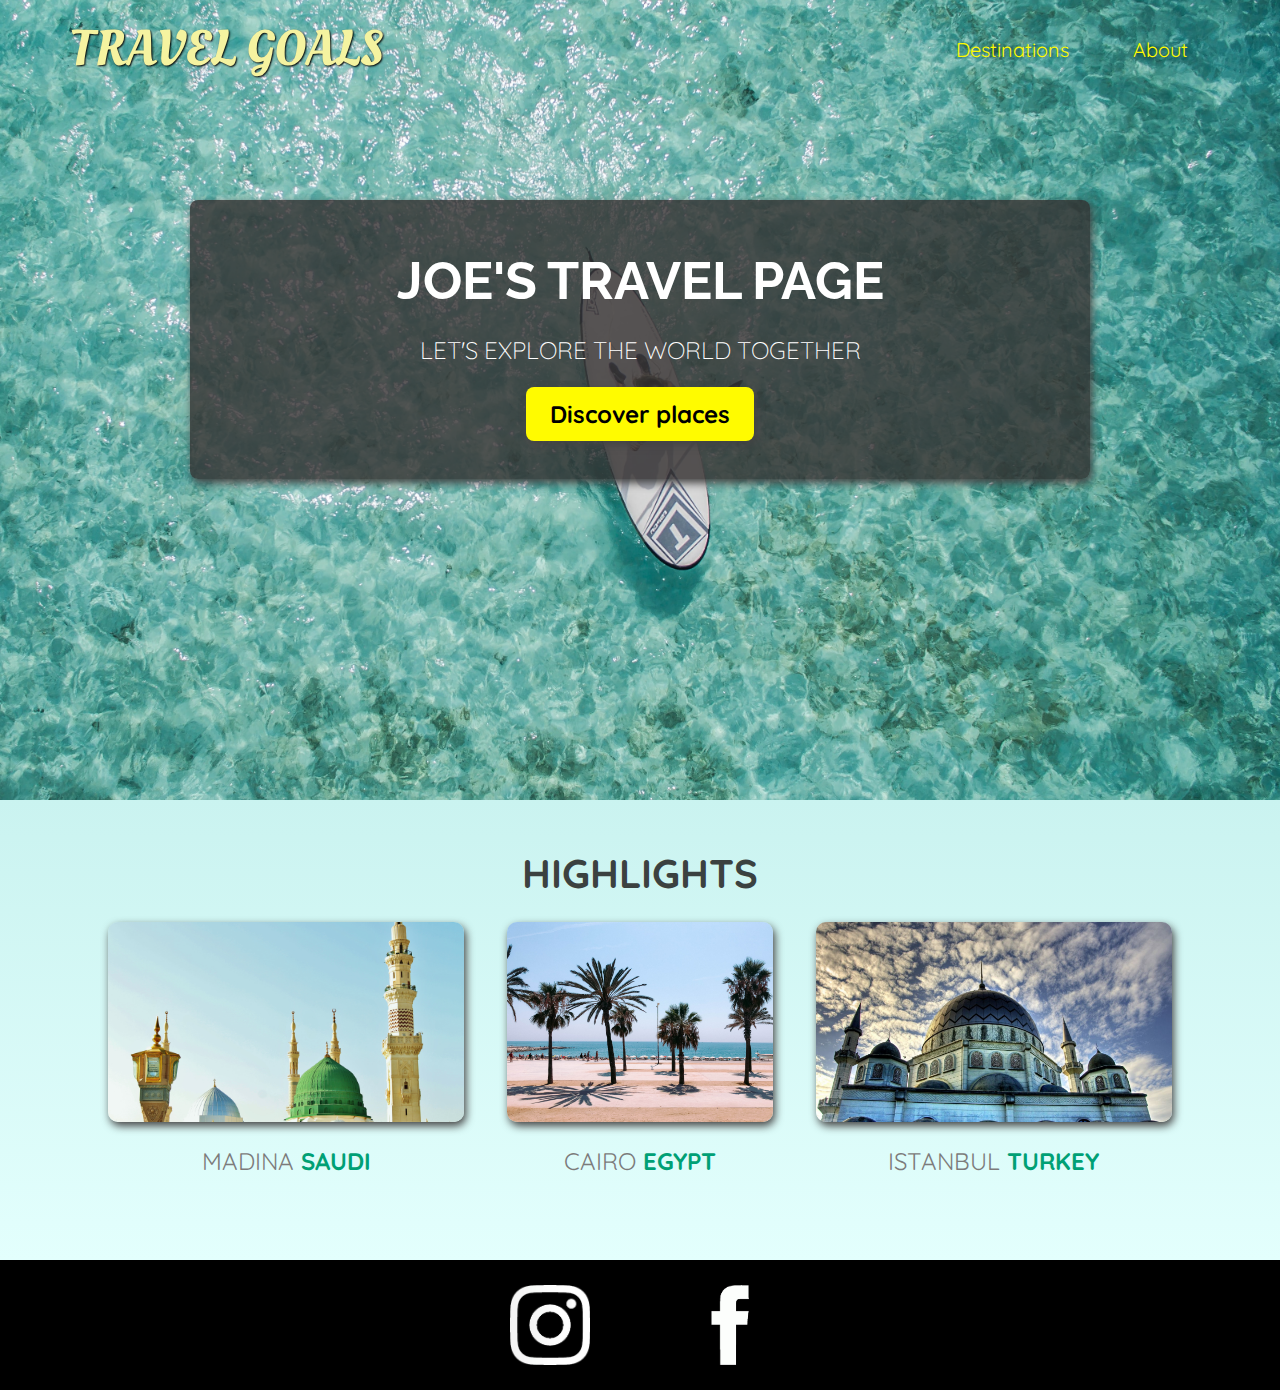
<file: index.html>
<!DOCTYPE html>
<html lang="en">
  <head>
    <meta charset="UTF-8" />
    <link rel="preconnect" href="https://fonts.googleapis.com" />
    <link rel="preconnect" href="https://fonts.gstatic.com" crossorigin />
    <link
      href="https://fonts.googleapis.com/css2?family=Raleway:wght@700&family=Oleo+Script:wght@700&family=Quicksand:wght@300;500;700&display=swap"
      rel="stylesheet"
    />
    <link rel="shortcut icon" href="./images/icons/favicon.ico" type="image/x-icon">
    <link rel="stylesheet" href="./styles/shared.css" />
    <link rel="stylesheet" href="./styles/style.css" />
    <title>Travel Goals</title>
  </head>
  <body>
    <header>
      <div id="page-logo">
        <a href="./index.html">Travel Goals</a>
      </div>
      <nav>
        <ul>
          <li><a href="./places.html">Destinations</a></li>
          <li><a href="https://www.example.com">About</a></li>
        </ul>
      </nav>
    </header>
    <main>
      <section id="hero">
        <div id="hero-content">
          <h1>Joe's Travel Page</h1>
          <p>Let's explore the world together</p>
          <a href="./places.html">Discover places</a>
        </div>
      </section>
      <section id="highlights">
        <h2>Highlights</h2>
        <ul id="destinations">
          <li class="destination">
            <img src="./images/places/madina.jpg" alt="madina mosque" />
            <p>Madina <strong>Saudi</strong></p>
          </li>
          <li class="destination">
            <img src="./images/places/barcelona.jpg" alt="egypt" />
            <p>Cairo <strong>Egypt</strong></p>
          </li>
          <li class="destination">
            <img src="./images/places/turkey.jpg" alt="Mosque of turkey" />
            <p>Istanbul <strong>Turkey</strong></p>
          </li>
        </ul>
      </section>
    </main>
    <footer>
      <ul>
        <li>
          <a href="https://www.instagram.com/"
            ><img src="./images/icons/insta.png" alt="instagram logo"
          /></a>
        </li>
        <li>
          <a href="https://www.facebook.com/"
            ><img src="./images/icons/fb.jpeg" alt="facebook"
          /></a>
        </li>
      </ul>
    </footer>
  </body>
</html>
</file>
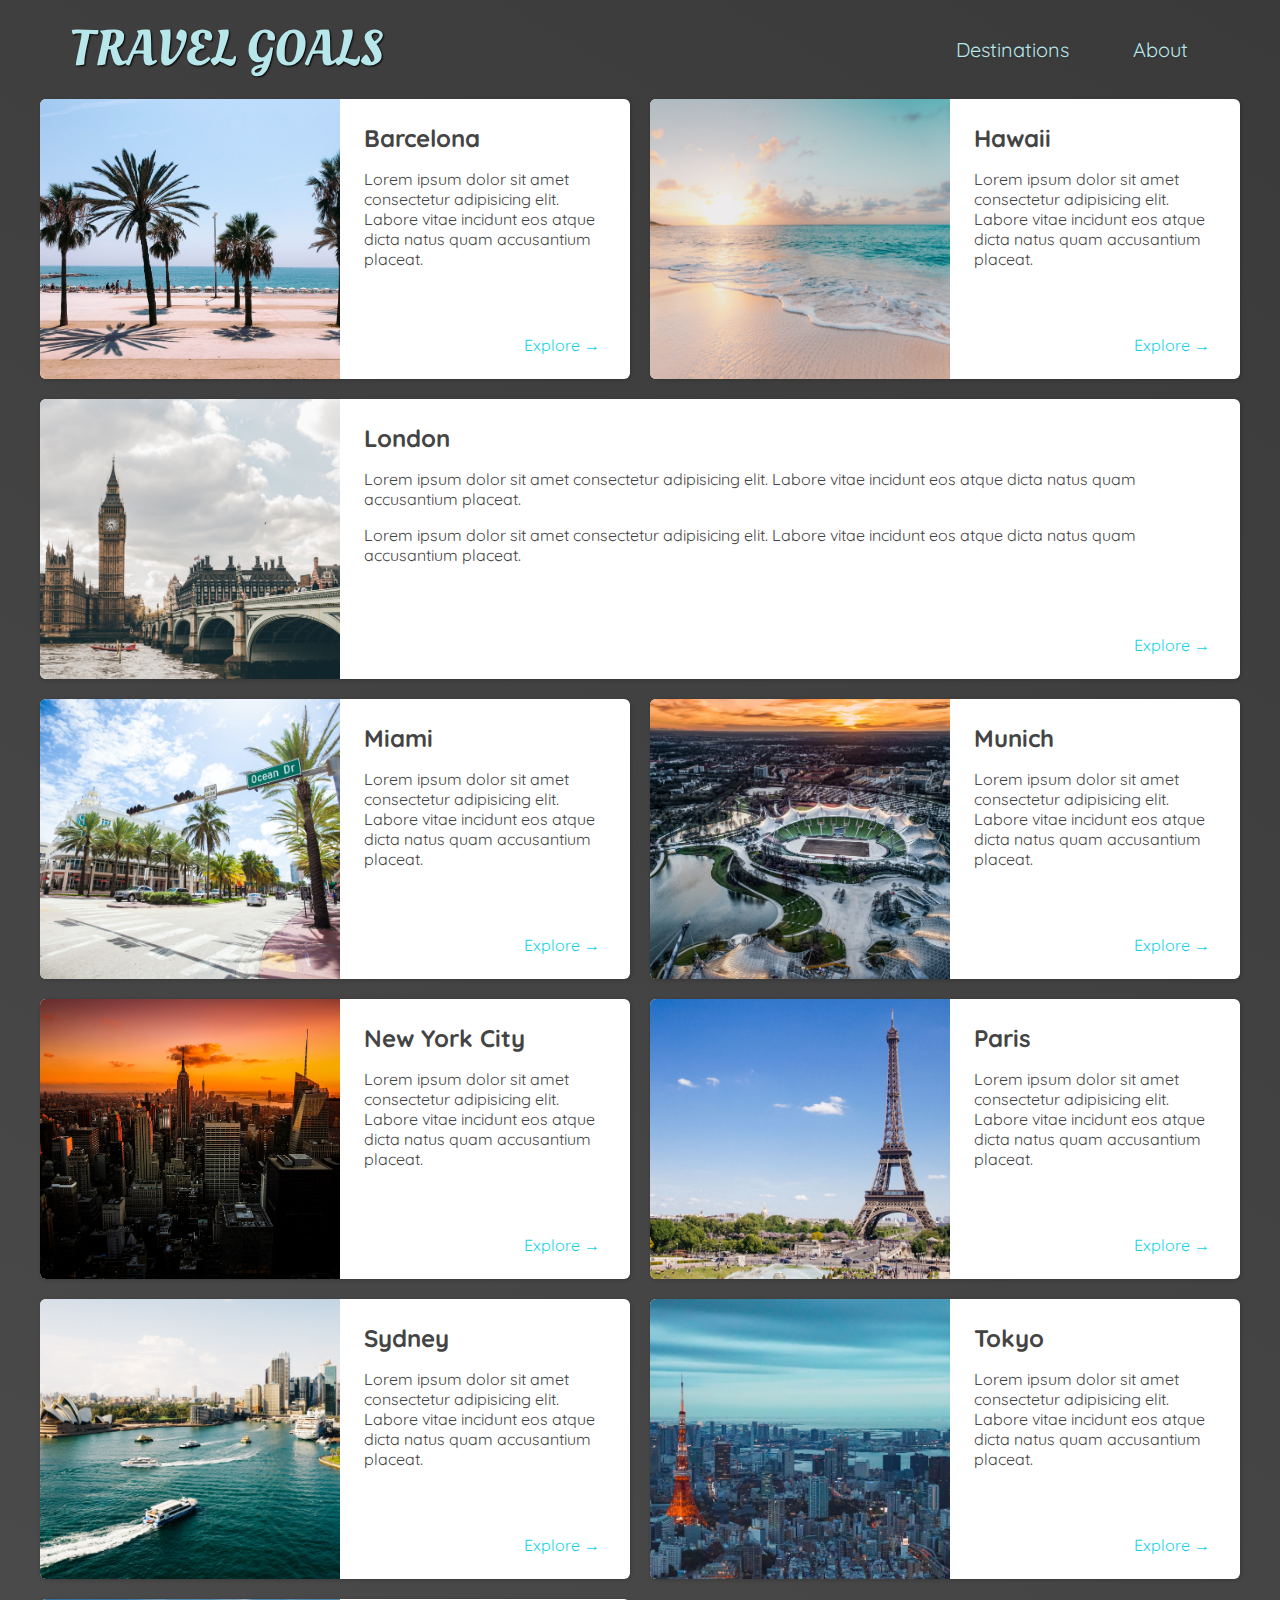
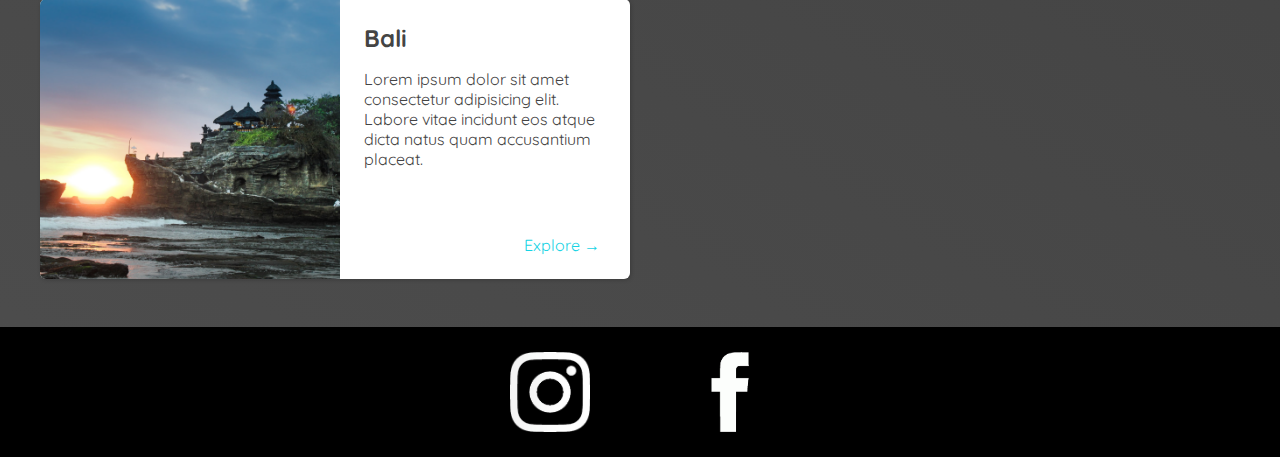
<file: places.html>
<!DOCTYPE html>
<html lang="en">
  <head>
    <meta charset="UTF-8" />
    <link rel="preconnect" href="https://fonts.googleapis.com" />
    <link rel="preconnect" href="https://fonts.gstatic.com" crossorigin />
    <link
      href="https://fonts.googleapis.com/css2?family=Raleway:wght@700&family=Oleo+Script:wght@700&family=Quicksand:wght@300;500;700&display=swap"
      rel="stylesheet"
    />
    <link rel="shortcut icon" href="./images/icons/favicon.ico" type="image/x-icon">


    <link rel="stylesheet" href="./styles/shared.css" />
    <link rel="stylesheet" href="./styles/places.css" />
    <title>Travel Goals</title>
  </head>
  <body>
    <header>
      <div id="page-logo">
        <a href="./index.html">Travel Goals</a>
      </div>
      <nav>
        <ul>
          <li><a href="./places.html">Destinations</a></li>
          <li><a href="https://www.example.com">About</a></li>
        </ul>
      </nav>
    </header>
    <main>
      <ul>
        <li>
          <img src="images/places/barcelona.jpg" alt="City of Barcelona" />
          <div class="item-content">
            <div>
              <h2>Barcelona</h2>
              <p>
                Lorem ipsum dolor sit amet consectetur adipisicing elit. Labore
                vitae incidunt eos atque dicta natus quam accusantium placeat.
              </p>
            </div>
            <div class="actions">
              <a href="https://en.wikipedia.org/wiki/Barcelona">Explore &#x2192</a>
            </div>
          </div>
        </li>
        <li>
          <img src="images/places/hawaii.jpg" alt="Hawaii beach" />
          <div class="item-content">
            <div>
              <h2>Hawaii</h2>
              <p>
                Lorem ipsum dolor sit amet consectetur adipisicing elit. Labore
                vitae incidunt eos atque dicta natus quam accusantium placeat.
              </p>
            </div>
            <div class="actions">
              <a href="hhttps://en.wikipedia.org/wiki/Hawaii">Explore &#x2192</a>
            </div>
          </div>
        </li>
        <li>
          <img src="images/places/london.jpg" alt="London city" />
          <div class="item-content">
            <div>
              <h2>London</h2>
              <p>
                Lorem ipsum dolor sit amet consectetur adipisicing elit. Labore
                vitae incidunt eos atque dicta natus quam accusantium placeat.
              </p>
              <p>
                Lorem ipsum dolor sit amet consectetur adipisicing elit. Labore
                vitae incidunt eos atque dicta natus quam accusantium placeat.
              </p>
            </div>
            <div class="actions">
              <a href="https://en.wikipedia.org/wiki/London">Explore &#x2192</a>
            </div>
          </div>
        </li>
        <li>
          <img src="images/places/miami.jpg" alt="Miami streets" />
          <div class="item-content">
            <div>
              <h2>Miami</h2>
              <p>
                Lorem ipsum dolor sit amet consectetur adipisicing elit. Labore
                vitae incidunt eos atque dicta natus quam accusantium placeat.
              </p>
            </div>
            <div class="actions">
              <a href="https://en.wikipedia.org/wiki/Miami">Explore &#x2192</a>
            </div>
          </div>
        </li>
        <li>
          <img src="images/places/munich.jpg" alt="Munich football stadium" />
          <div class="item-content">
            <div>
              <h2>Munich</h2>
              <p>
                Lorem ipsum dolor sit amet consectetur adipisicing elit. Labore
                vitae incidunt eos atque dicta natus quam accusantium placeat.
              </p>
            </div>
            <div class="actions">
              <a href="https://en.wikipedia.org/wiki/Munich">Explore &#x2192</a>
            </div>
          </div>
        </li>
        <li>
          <img src="images/places/new-york-city.jpg" alt="New York City skyline" />
          <div class="item-content">
            <div>
              <h2>New York City</h2>
              <p>
                Lorem ipsum dolor sit amet consectetur adipisicing elit. Labore
                vitae incidunt eos atque dicta natus quam accusantium placeat.
              </p>
            </div>
            <div class="actions">
              <a href="https://en.wikipedia.org/wiki/New_York_City"
                >Explore &#x2192</a
              >
            </div>
          </div>
        </li>
        <li>
          <img src="images/places/paris.jpg" alt="Paris city" />
          <div class="item-content">
            <div>
              <h2>Paris</h2>
              <p>
                Lorem ipsum dolor sit amet consectetur adipisicing elit. Labore
                vitae incidunt eos atque dicta natus quam accusantium placeat.
              </p>
            </div>
            <div class="actions">
              <a href="https://en.wikipedia.org/wiki/Paris">Explore &#x2192</a>
            </div>
          </div>
        </li>
        <li>
          <img src="images/places/sydney.jpg" alt="Sydney beach" />
          <div class="item-content">
            <div>
              <h2>Sydney</h2>
              <p>
                Lorem ipsum dolor sit amet consectetur adipisicing elit. Labore
                vitae incidunt eos atque dicta natus quam accusantium placeat.
              </p>
            </div>
            <div class="actions">
              <a href="https://en.wikipedia.org/wiki/Sydney">Explore &#x2192</a>
            </div>
          </div>
        </li>
        <li>
          <img src="images/places/tokyo.jpg" alt="Tokyo skyline" />
          <div class="item-content">
            <div>
              <h2>Tokyo</h2>
              <p>
                Lorem ipsum dolor sit amet consectetur adipisicing elit. Labore
                vitae incidunt eos atque dicta natus quam accusantium placeat.
              </p>
            </div>
            <div class="actions">
              <a href="https://en.wikipedia.org/wiki/Tokyo">Explore &#x2192</a>
            </div>
          </div>
        </li>
        <li>
          <img src="images/places/bali.jpg" alt="Bali beach" />
          <div class="item-content">
            <div>
              <h2>Bali</h2>
              <p>
                Lorem ipsum dolor sit amet consectetur adipisicing elit. Labore
                vitae incidunt eos atque dicta natus quam accusantium placeat.
              </p>
            </div>
            <div class="actions">
              <a href="https://en.wikipedia.org/wiki/Bali">Explore &#x2192</a>
            </div>
          </div>
        </li>
      </ul>
    </main>
    <footer>
      <ul>
        <li>
          <a href="https://www.instagram.com/"
            ><img src="./images/icons/insta.png" alt="instagram logo"
          /></a>
        </li>
        <li>
          <a href="https://www.facebook.com/"
            ><img src="./images/icons/fb.jpeg" alt="facebook"
          /></a>
        </li>
      </ul>
    </footer>
  </body>
</html>
</file>
<file: styles/shared.css>
body {
  font-family: "quicksand", sans-serif;
  margin: 0;
}

header {
  display: flex;
  justify-content: space-between;
  align-items: center;
  padding: 15px 60px;
  position: absolute;
  width: 100%;
  box-sizing: border-box;
  top: 0;
  left: 0;
}

header a {
  color: rgb(255, 251, 0);
  text-decoration: none;
  font-size: 20px;
  padding: 12px;
  text-shadow: 1px 1px 2px rgba(0, 0, 0, 0.2);
  border-radius: 6px;
}
header nav a:hover {
  background-color: rgb(255, 251, 0);
  color: rgb(77, 77, 77);
}

ul {
  list-style: none;
  margin: 0;
  padding: 0;
}

header ul {
  display: flex;
}

header li {
  margin: 20px;
}
#page-logo a {
  padding: 10px;
  font-family: "Oleo Script", sans-serif;
  color: rgb(245, 243, 160);
  font-size: 50px;
  text-decoration: none;
  text-transform: uppercase;
  text-shadow: 1px 1px 2px rgb(0, 0, 0);
}

footer {
  background-color: black;
  padding: 25px;
}

footer li {
  width: 80px;
  height: 80px;
  margin: 0 50px;
}

footer img {
  width: 100%;
  height: 100%;
}

footer ul {
  display: flex;
  justify-content: center;
}
</file>
<file: styles/style.css>
#hero {
  height: 800px;
  background-image: url(../images/places/ocean.jpg);
  background-position: center;
  background-size: cover;
}

#hero-content {
  width: 900px;
  background-color: rgba(51, 47, 47, 0.8);
  box-shadow: 2px 4px 8px rgb(68, 67, 67);
  border-radius: 8px;
  text-align: center;
  padding: 50px 0;
  margin: 0 auto;
  position: relative;
  top: 200px;
}

#hero-content h1 {
  color: white;
  font-size: 52px;
  text-transform: uppercase;
  font-family: "raleway", sans-serif;
  margin: 0;
}
#hero-content p {
  color: white;
  font-size: 24px;
  text-transform: uppercase;
  font-weight: 300;
  margin-bottom: 34px;
}

#hero-content a {
  text-decoration: none;
  background-color: rgb(255, 251, 0);
  color: black;
  padding: 12px 24px;
  border-radius: 8px;
  box-shadow: 2px 4px 8px rgb(68, 67, 67);
  font-size: 24px;
  font-weight: bold;
}

#hero-content a:hover {
  background-color: rgb(255, 238, 0);
}

#highlights {
  padding: 24px;
  background: linear-gradient(0deg, rgb(227, 255, 253), rgb(202, 243, 240));
}

#highlights h2 {
  text-align: center;
  text-transform: uppercase;
  color: rgb(59, 65, 64);
  font-size: 40px;
  margin: 24px 0;
}

#destinations {
  display: flex;
  justify-content: space-evenly;
  width: 90%;
  margin: auto;
  margin-bottom: 40px;
}

.destination {
  margin: 0 20px;
  text-transform: uppercase;
}
.destination p {
  text-align: center;
  color: rgb(124, 123, 123);
  font-size: 24px;
  margin: 20px 0;
}
.destination strong {
  color: rgb(0, 160, 117);
}

.destination img {
  height: 200px;
  width: 100%;
  box-shadow: 2px 4px 8px rgb(68, 67, 67);
  border-radius: 10px;
  object-fit: cover;
}
</file>
<file: styles/places.css>
body {
  background: linear-gradient(30deg, rgb(77, 77, 77), rgb(58, 58, 58));
  color: rgb(68, 68, 68);
}

#page-logo a {
  color: rgb(183, 230, 235);
}

header a {
  color: rgb(183, 230, 235);
}
header nav a:hover {
  color: rgb(59, 59, 59);
  background-color: rgb(183, 230, 235);
}

header {
  position: static;
}

main li img {
  width: 300px;
  height: 280px;
  object-fit: cover;
}

main li {
  background-color: white;
  display: flex;
  box-shadow: 1px 1px 4px rgba(0, 0, 0, 0.2);
  border-radius: 6px;
  overflow: hidden;
}

li:nth-of-type(3) {
  grid-column: 1 / span 2;
}

main ul {
  width: 1200px;
  margin: 0 auto 48px auto;
  display: grid;
  grid-template-columns: 1fr 1fr;
  gap: 20px 20px;
}

.item-content {
  padding: 24px;
  display: flex;
  flex-direction: column;
  justify-content: space-between;
}

.item-content h2 {
  margin: 0;
}

.actions {
  text-align: right;
}

.actions a {
  text-decoration: none;
  color: rgb(22, 211, 228);
  padding: 6px;
  border-radius: 5px;
}
.actions a:hover {
  background-color: rgb(235, 253, 255);
}
</file>
